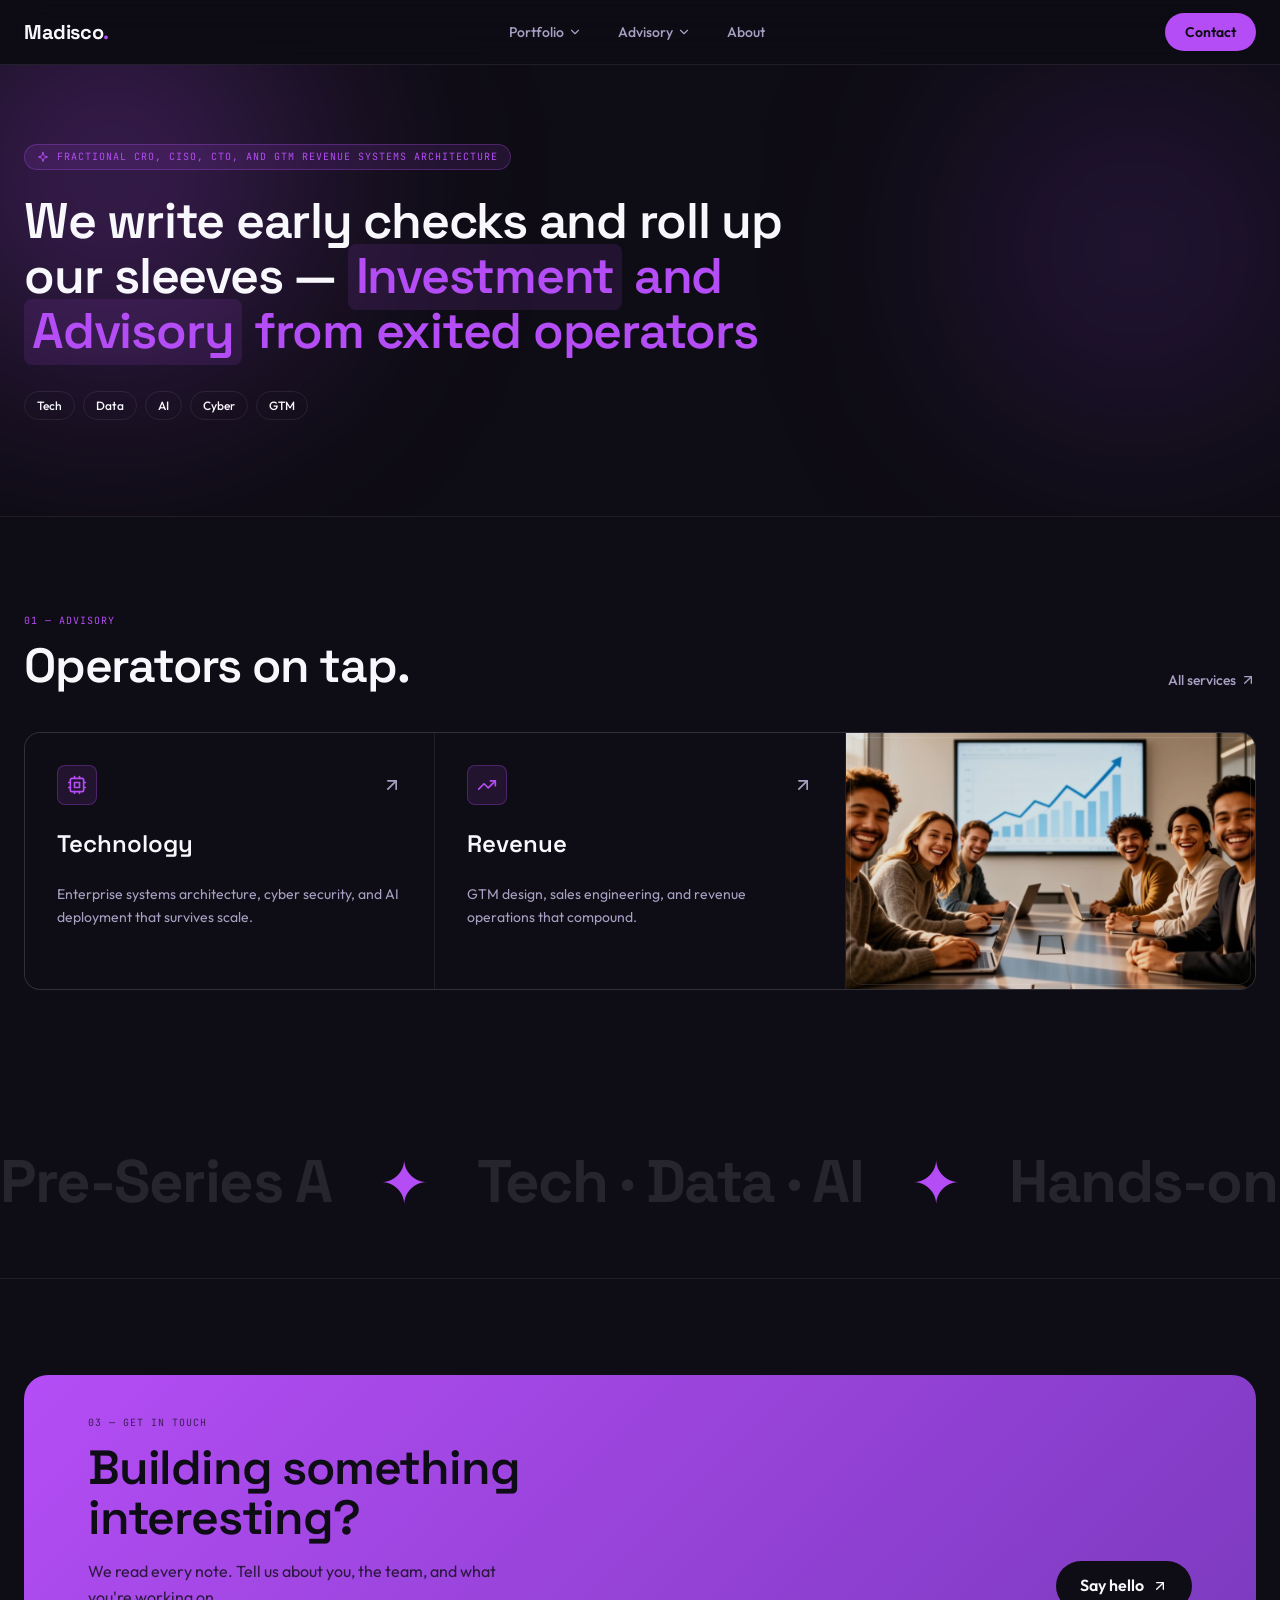
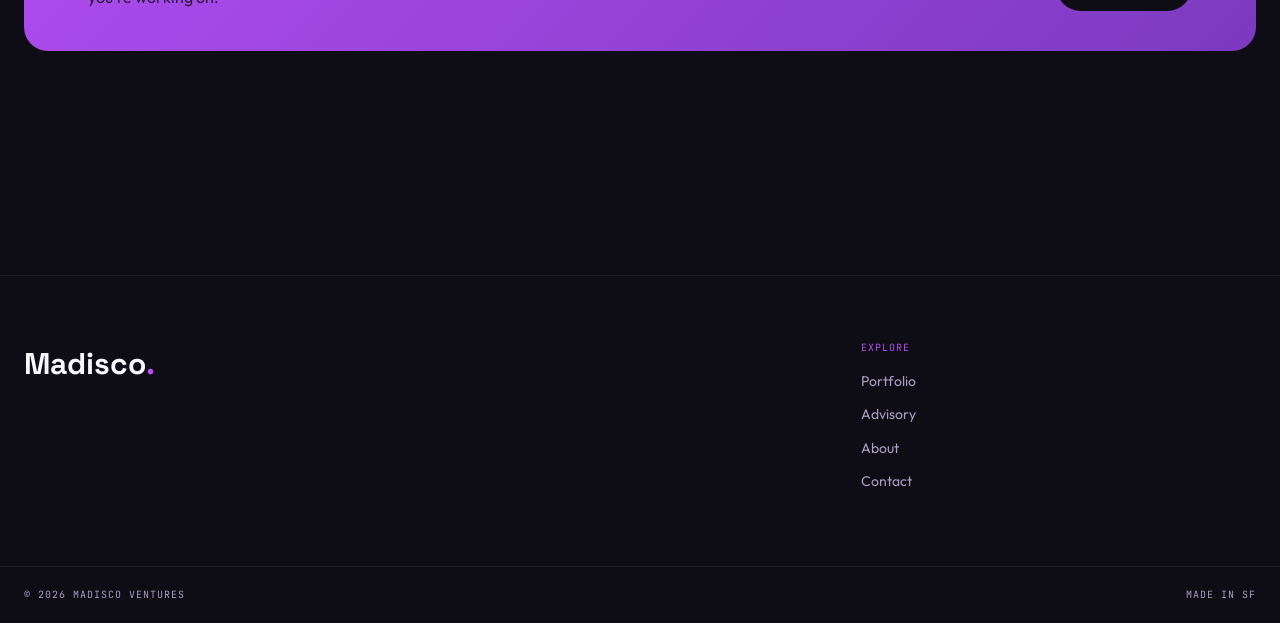
<file: index.html>
<!DOCTYPE html>
<html lang="en">
<head>
  <meta charset="UTF-8" />
  <meta name="viewport" content="width=device-width, initial-scale=1.0" />
  <title>Madisco Ventures — Investing &amp; advisory for pre-Series A founders</title>
  <meta name="description" content="A San Francisco investment and advisory shop. We back pre-Series A founders in tech, data, AI, and food &amp; beverage — and embed senior operators to help them scale." />
  <link rel="stylesheet" href="style.css" />
</head>
<body>

<div id="site-nav-placeholder"></div>

<main>

  <!-- Hero -->
  <section class="hero-section">
    <div class="hero-blob-1 animate-blob"></div>
    <div class="hero-blob-2 animate-blob"></div>
    <div class="hero-inner">
      <div class="hero-badge">
        <svg class="icon" width="12" height="12" viewBox="0 0 24 24" fill="none" stroke="currentColor" stroke-width="2" stroke-linecap="round" stroke-linejoin="round"><path d="m12 3-1.912 5.813a2 2 0 0 1-1.275 1.275L3 12l5.813 1.912a2 2 0 0 1 1.275 1.275L12 21l1.912-5.813a2 2 0 0 1 1.275-1.275L21 12l-5.813-1.912a2 2 0 0 1-1.275-1.275L12 3Z"/></svg>
        FRACTIONAL CRO, CISO, CTO, AND GTM REVENUE SYSTEMS ARCHITECTURE
      </div>
      <h1 class="hero-h1">
        We write early checks and roll up our sleeves —
        <span class="text-pop"> <span class="highlight">Investment</span> and <span class="highlight">Advisory</span> from exited operators</span>
      </h1>
      <div class="hero-tags">
        <span class="tag">Tech</span>
        <span class="tag">Data</span>
        <span class="tag">AI</span>
        <span class="tag">Cyber</span>
        <span class="tag">GTM</span>
      </div>
    </div>
  </section>

  <!-- Advisory -->
  <section class="advisory-section">
    <div class="advisory-header">
      <div>
        <div class="eyebrow">01 — Advisory</div>
        <h2 class="section-title">Operators on tap.</h2>
      </div>
      <a href="advisory/technology.html" class="btn-ghost" style="display:none" id="all-services-link">
        All services
        <svg width="16" height="16" viewBox="0 0 24 24" fill="none" stroke="currentColor" stroke-width="2" stroke-linecap="round" stroke-linejoin="round"><path d="M7 7h10v10"/><path d="M7 17 17 7"/></svg>
      </a>
    </div>

    <div class="advisory-grid">
      <!-- Technology -->
      <a href="advisory/technology.html" class="advisory-card">
        <div class="advisory-card-header">
          <div class="advisory-icon">
            <svg width="20" height="20" viewBox="0 0 24 24" fill="none" stroke="currentColor" stroke-width="2" stroke-linecap="round" stroke-linejoin="round"><rect x="4" y="4" width="16" height="16" rx="2"/><rect x="9" y="9" width="6" height="6"/><path d="M15 2v2M15 20v2M2 15h2M20 15h2M2 9h2M20 9h2M9 2v2M9 20v2"/></svg>
          </div>
          <svg class="advisory-arrow" width="20" height="20" viewBox="0 0 24 24" fill="none" stroke="currentColor" stroke-width="2" stroke-linecap="round" stroke-linejoin="round"><path d="M7 7h10v10"/><path d="M7 17 17 7"/></svg>
        </div>
        <h3 class="advisory-card-title">Technology</h3>
        <p class="text-sm muted" style="line-height:1.65">Enterprise systems architecture, cyber security, and AI deployment that survives scale.</p>
      </a>

      <!-- Revenue -->
      <a href="advisory/revenue.html" class="advisory-card">
        <div class="advisory-card-header">
          <div class="advisory-icon">
            <svg width="20" height="20" viewBox="0 0 24 24" fill="none" stroke="currentColor" stroke-width="2" stroke-linecap="round" stroke-linejoin="round"><polyline points="22 7 13.5 15.5 8.5 10.5 2 17"/><polyline points="16 7 22 7 22 13"/></svg>
          </div>
          <svg class="advisory-arrow" width="20" height="20" viewBox="0 0 24 24" fill="none" stroke="currentColor" stroke-width="2" stroke-linecap="round" stroke-linejoin="round"><path d="M7 7h10v10"/><path d="M7 17 17 7"/></svg>
        </div>
        <h3 class="advisory-card-title">Revenue</h3>
        <p class="text-sm muted" style="line-height:1.65">GTM design, sales engineering, and revenue operations that compound.</p>
      </a>

      <!-- Image cell -->
      <div class="advisory-img-cell">
        <img src="assets/business-growth.jpg" alt="Business growth" loading="lazy" width="1024" height="768" />
      </div>
    </div>
  </section>

  <!-- Marquee -->
  <section class="marquee-section">
    <div class="marquee-track animate-marquee">
      <div class="marquee-inner">
        <span class="marquee-word">Pre-Series A</span>
        <span class="marquee-dot">✦</span>
        <span class="marquee-word">Tech · Data · AI</span>
        <span class="marquee-dot">✦</span>
        <span class="marquee-word">Hands-on operators</span>
        <span class="marquee-dot">✦</span>
      </div>
      <div class="marquee-inner" aria-hidden="true">
        <span class="marquee-word">Pre-Series A</span>
        <span class="marquee-dot">✦</span>
        <span class="marquee-word">Tech · Data · AI</span>
        <span class="marquee-dot">✦</span>
        <span class="marquee-word">Hands-on operators</span>
        <span class="marquee-dot">✦</span>
      </div>
    </div>
  </section>

  <!-- CTA -->
  <section class="cta-section">
    <div class="cta-box">
      <div>
        <div class="eyebrow" style="color:rgba(14,12,20,0.7)">03 — Get in touch</div>
        <h2 class="cta-box-title">Building something interesting?</h2>
        <p class="cta-box-sub">We read every note. Tell us about you, the team, and what you're working on.</p>
      </div>
      <a href="contact.html" class="cta-btn">
        Say hello
        <svg width="16" height="16" viewBox="0 0 24 24" fill="none" stroke="currentColor" stroke-width="2" stroke-linecap="round" stroke-linejoin="round"><path d="M7 7h10v10"/><path d="M7 17 17 7"/></svg>
      </a>
    </div>
  </section>

</main>

<div id="site-footer-placeholder"></div>

<script src="nav.js"></script>
<script>
  // Show desktop "All services" link
  if (window.innerWidth >= 768) {
    document.getElementById('all-services-link').style.display = 'inline-flex';
  }
</script>
</body>
</html>
</file>
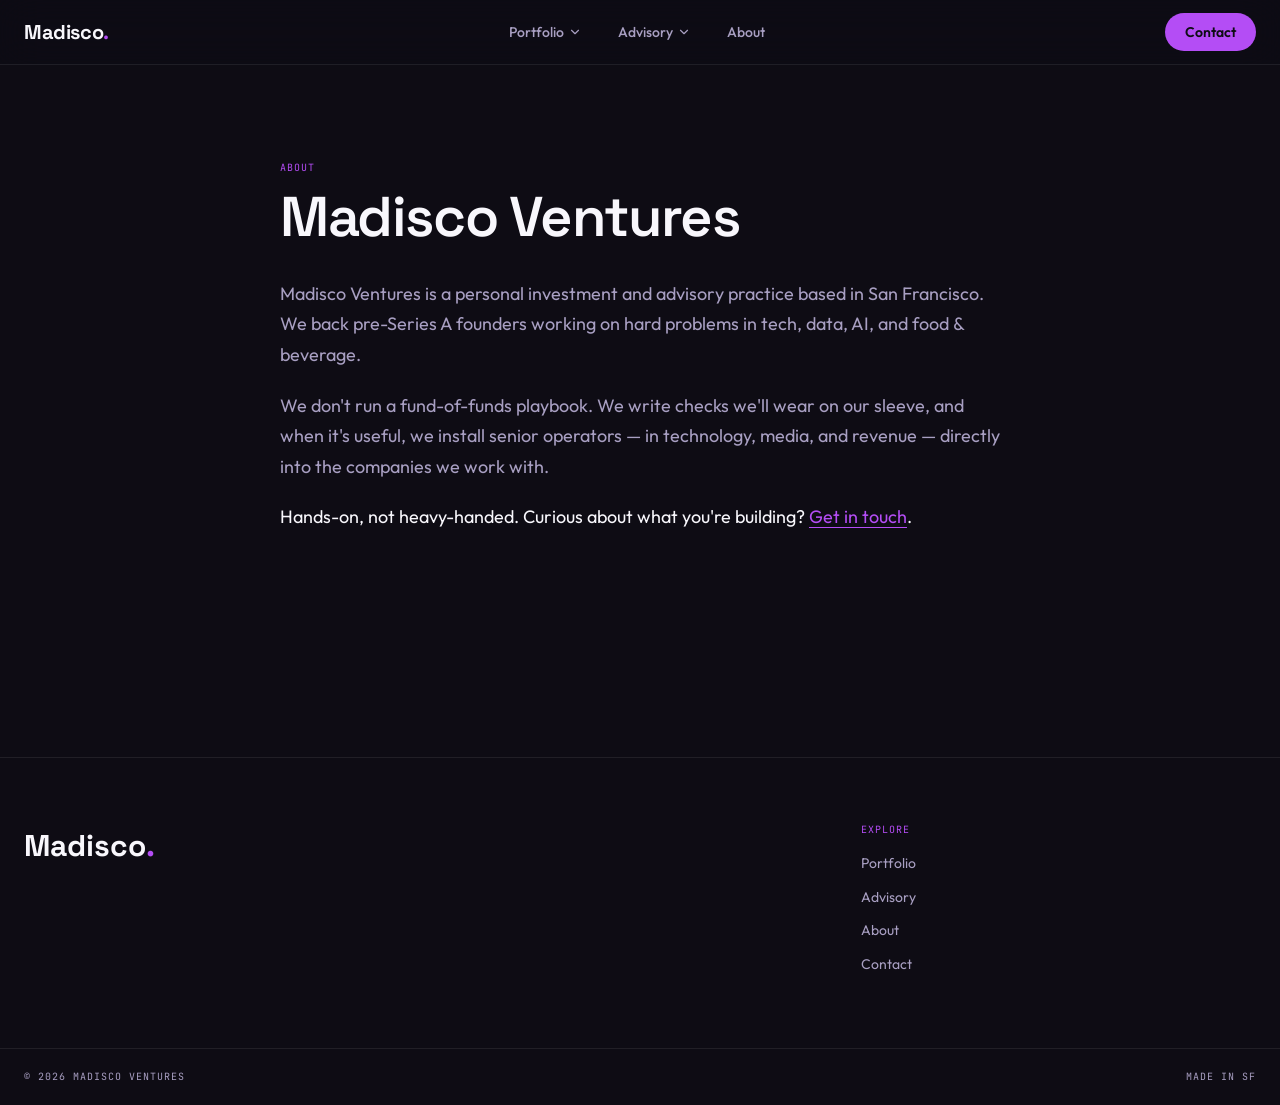
<file: about.html>
<!DOCTYPE html>
<html lang="en">
<head>
  <meta charset="UTF-8" />
  <meta name="viewport" content="width=device-width, initial-scale=1.0" />
  <title>About — Madisco Ventures</title>
  <meta name="description" content="Madisco Ventures is a personal investment and advisory shop in San Francisco." />
  <link rel="stylesheet" href="style.css" />
</head>
<body>

<div id="site-nav-placeholder"></div>

<main>
  <section class="about-section">
    <div class="eyebrow">About</div>
    <h1 class="section-title-xl">Madisco Ventures</h1>
    <div class="about-body">
      <p>
        Madisco Ventures is a personal investment and advisory practice based in San Francisco. We back pre-Series A founders working on hard problems in tech, data, AI, and food &amp; beverage.
      </p>
      <p>
        We don't run a fund-of-funds playbook. We write checks we'll wear on our sleeve, and when it's useful, we install senior operators — in technology, media, and revenue — directly into the companies we work with.
      </p>
      <p class="highlight">
        Hands-on, not heavy-handed. Curious about what you're building?
        <a href="contact.html">Get in touch</a>.
      </p>
    </div>
  </section>
</main>

<div id="site-footer-placeholder"></div>

<script src="nav.js"></script>
</body>
</html>
</file>
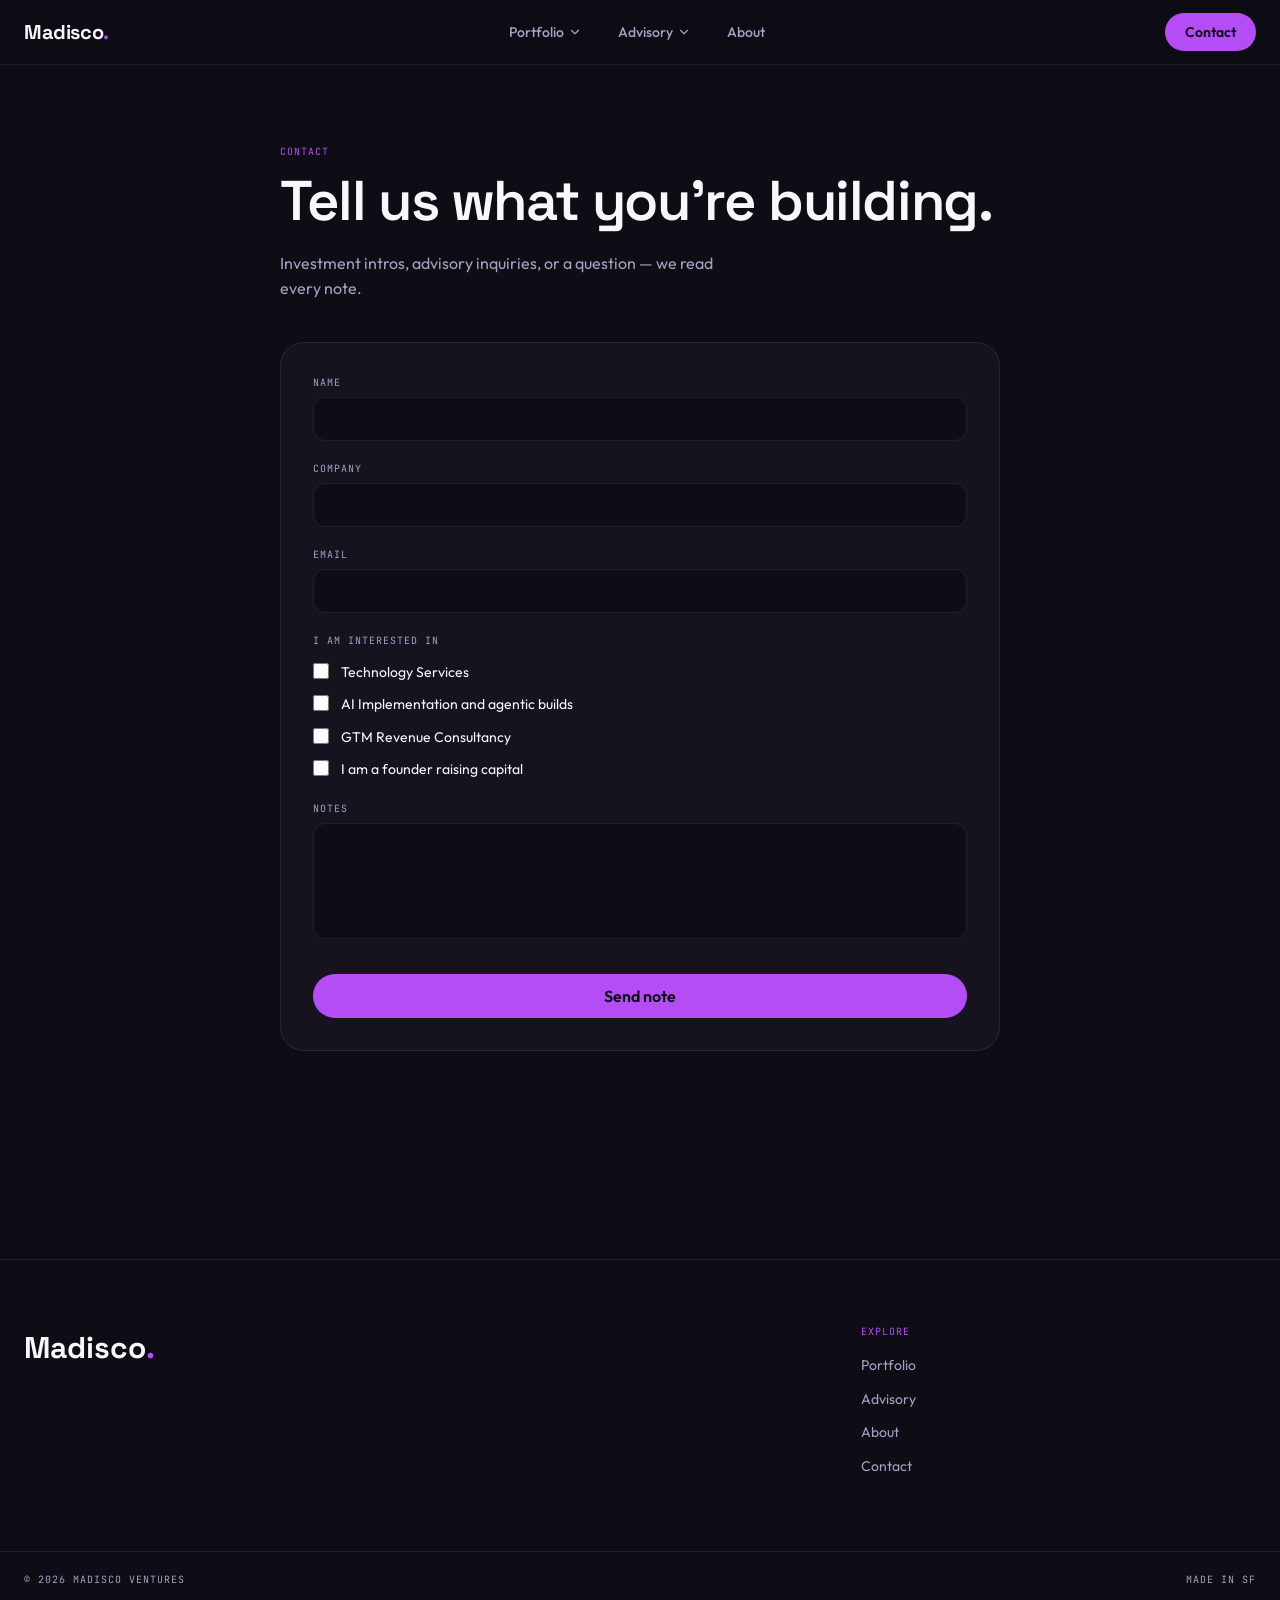
<file: contact.html>
<!DOCTYPE html>
<html lang="en">
<head>
  <meta charset="UTF-8" />
  <meta name="viewport" content="width=device-width, initial-scale=1.0" />
  <title>Contact — Madisco Ventures</title>
  <meta name="description" content="Get in touch with Madisco Ventures about investment or advisory." />
  <link rel="stylesheet" href="style.css" />
</head>
<body>

<div id="site-nav-placeholder"></div>

<main>
  <section class="contact-section">
    <div class="eyebrow">Contact</div>
    <h1 class="section-title-xl">Tell us what you're building.</h1>
    <p class="muted" style="margin-top:1.25rem;max-width:28rem">
      Investment intros, advisory inquiries, or a question — we read every note.
    </p>

    <div class="contact-form">

      <!-- Confirmation state (hidden by default) -->
      <div class="form-sent" id="form-sent" style="display:none">
        <span class="eyebrow">Sent</span>
        <div class="form-sent-title">Thanks — we'll be in touch.</div>
        <div class="form-sent-sub">Your email client should have opened with your message ready to send.</div>
      </div>

      <!-- Form -->
      <form id="contact-form" novalidate>
        <div class="form-field">
          <label class="form-label" for="f-name">Name</label>
          <input class="form-input" type="text" id="f-name" name="name" required autocomplete="name" />
        </div>
        <div class="form-field">
          <label class="form-label" for="f-company">Company</label>
          <input class="form-input" type="text" id="f-company" name="company" autocomplete="organization" />
        </div>
        <div class="form-field">
          <label class="form-label" for="f-email">Email</label>
          <input class="form-input" type="email" id="f-email" name="email" required autocomplete="email" />
        </div>

        <span class="interests-label">I am interested in</span>
        <div class="interests-list">
          <label class="interest-item">
            <input type="checkbox" name="interest" value="Technology Services" />
            <span>Technology Services</span>
          </label>
          <label class="interest-item">
            <input type="checkbox" name="interest" value="AI Implementation and agentic builds" />
            <span>AI Implementation and agentic builds</span>
          </label>
          <label class="interest-item">
            <input type="checkbox" name="interest" value="GTM Revenue Consultancy" />
            <span>GTM Revenue Consultancy</span>
          </label>
          <label class="interest-item">
            <input type="checkbox" name="interest" value="I am a founder raising capital" />
            <span>I am a founder raising capital</span>
          </label>
        </div>

        <div class="form-field">
          <label class="form-label" for="f-notes">Notes</label>
          <textarea class="form-textarea" id="f-notes" name="notes" rows="5" required></textarea>
        </div>

        <button type="submit" class="form-submit">Send note</button>
      </form>
    </div>
  </section>
</main>

<div id="site-footer-placeholder"></div>

<script src="nav.js"></script>
<script>
  // Obfuscated — assembled at runtime so crawlers can't pattern-match it
  function _to() {
    return atob('aW5mbw==') + '@' + atob('bWFkaXNjby52Yw==');
  }

  // Maps checkbox values to short subject tokens
  const SUBJECT_LABELS = {
    'Technology Services':                '[Technology]',
    'AI Implementation and agentic builds': '[AI]',
    'GTM Revenue Consultancy':            '[GTM]',
    'I am a founder raising capital':     '[Investment]',
  };

  document.getElementById('contact-form').addEventListener('submit', function (e) {
    e.preventDefault();
    const name    = document.getElementById('f-name').value.trim();
    const company = document.getElementById('f-company').value.trim();
    const email   = document.getElementById('f-email').value.trim();
    const notes   = document.getElementById('f-notes').value.trim();
    const checked = Array.from(document.querySelectorAll('input[name="interest"]:checked')).map(el => el.value);

    // Build subject: tags first, then sender
    const tags    = checked.map(v => SUBJECT_LABELS[v] || v).join(' ');
    const sender  = name + (company ? ' (' + company + ')' : '');
    const subject = (tags ? tags + ' ' : '') + 'Inquiry from ' + sender;

    const lines = [
      'Name: '    + name,
      'Company: ' + company,
      'Email: '   + email,
      '',
      'I am interested in:',
      ...(checked.length ? checked.map(i => '- ' + i) : ['- (none selected)']),
      '',
      'Notes:',
      notes,
    ];

    window.location.href = 'mailto:' + _to()
      + '?subject=' + encodeURIComponent(subject)
      + '&body='    + encodeURIComponent(lines.join('\n'));

    document.getElementById('contact-form').style.display = 'none';
    document.getElementById('form-sent').style.display = 'block';
  });
</script>
</body>
</html>
</file>
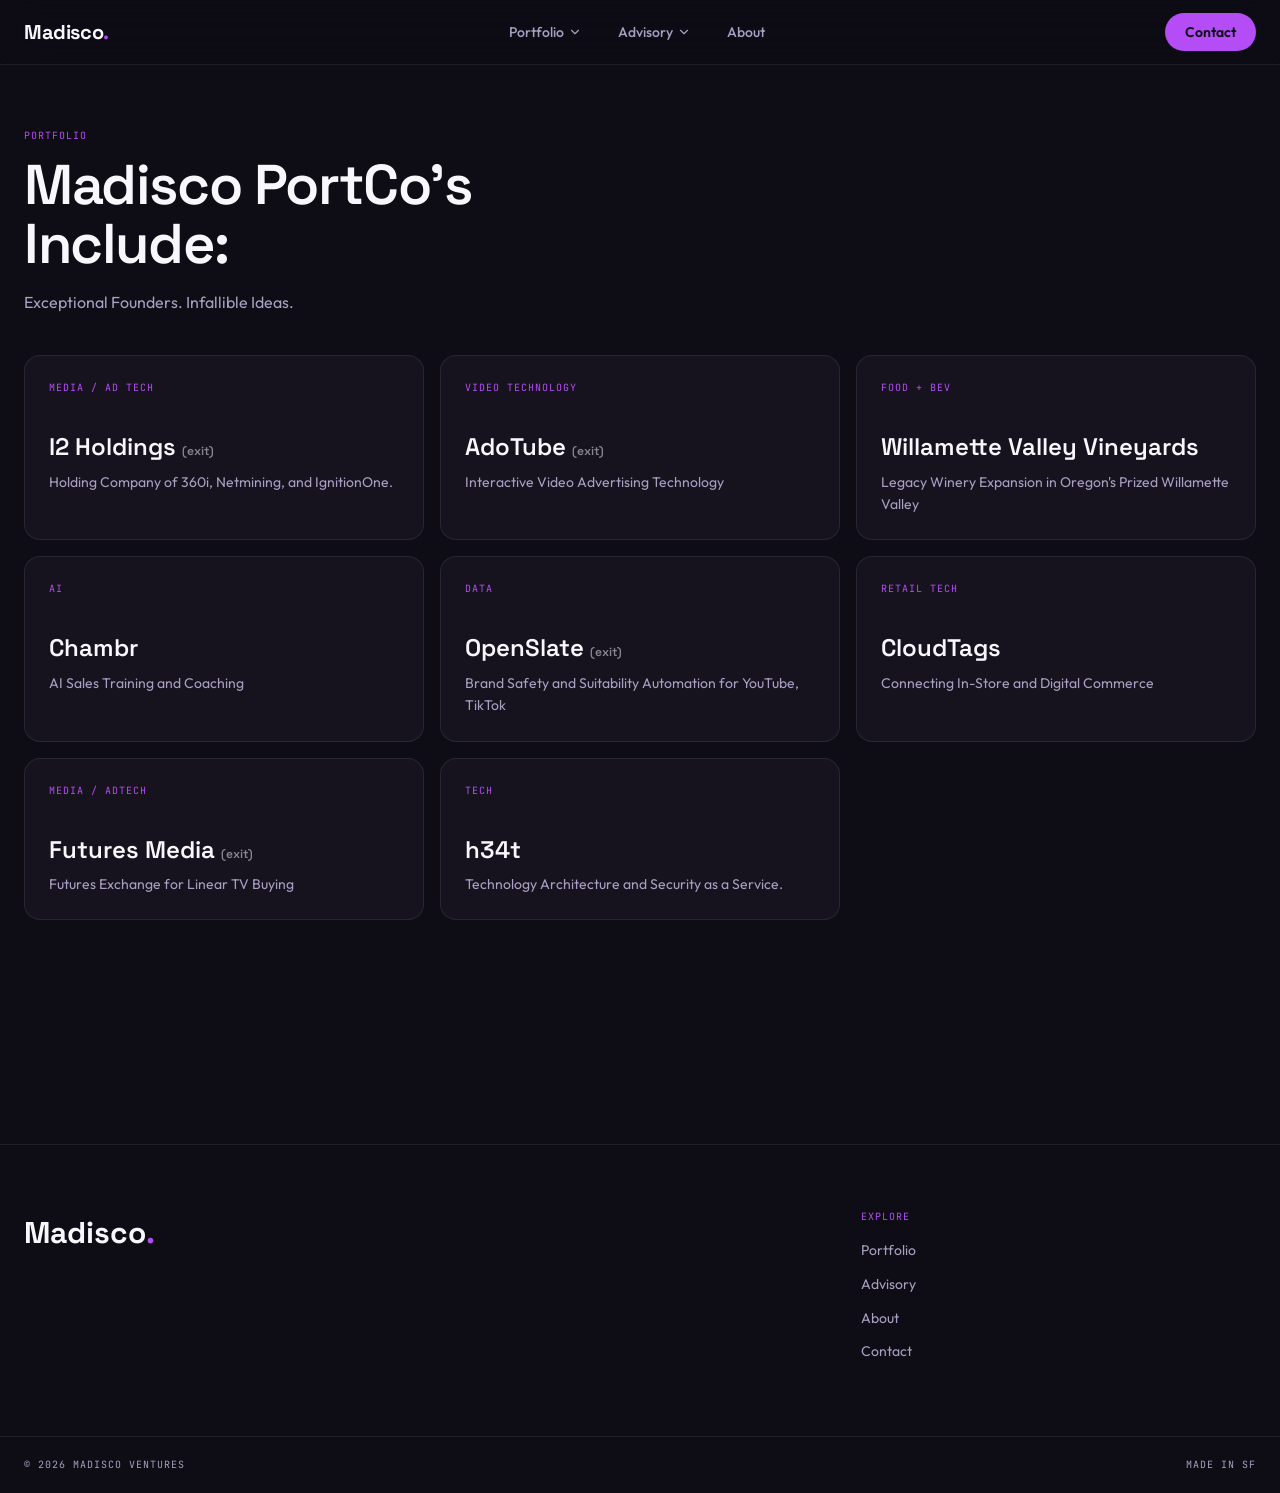
<file: portfolio.html>
<!DOCTYPE html>
<html lang="en">
<head>
  <meta charset="UTF-8" />
  <meta name="viewport" content="width=device-width, initial-scale=1.0" />
  <title>Portfolio — Madisco Ventures</title>
  <meta name="description" content="Pre-Series A companies Madisco Ventures backs across tech, data, AI, and food + bev." />
  <link rel="stylesheet" href="style.css" />
</head>
<body>

<div id="site-nav-placeholder"></div>

<main>
  <div class="page-header">
    <div class="eyebrow">Portfolio</div>
    <h1 class="section-title-xl" style="max-width:40rem">Madisco PortCo's Include:</h1>
    <p class="muted" style="margin-top:1rem;max-width:36rem">Exceptional Founders. Infallible Ideas.</p>
  </div>

  <div class="portfolio-grid">

    <div class="portfolio-card" id="tech">
      <div class="portfolio-sector">Media / Ad Tech</div>
      <div class="portfolio-name">I2 Holdings <span style="font-size:0.75rem;opacity:0.5">(exit)</span></div>
      <div class="portfolio-note">Holding Company of 360i, Netmining, and IgnitionOne.</div>
    </div>

    <div class="portfolio-card">
      <div class="portfolio-sector">Video Technology</div>
      <div class="portfolio-name">AdoTube <span style="font-size:0.75rem;opacity:0.5">(exit)</span></div>
      <div class="portfolio-note">Interactive Video Advertising Technology</div>
    </div>

    <div class="portfolio-card" id="foodbev">
      <div class="portfolio-sector">Food + Bev</div>
      <div class="portfolio-name">Willamette Valley Vineyards</div>
      <div class="portfolio-note">Legacy Winery Expansion in Oregon's Prized Willamette Valley</div>
    </div>

    <div class="portfolio-card">
      <div class="portfolio-sector">AI</div>
      <div class="portfolio-name">Chambr</div>
      <div class="portfolio-note">AI Sales Training and Coaching</div>
    </div>

    <div class="portfolio-card">
      <div class="portfolio-sector">Data</div>
      <div class="portfolio-name">OpenSlate <span style="font-size:0.75rem;opacity:0.5">(exit)</span></div>
      <div class="portfolio-note">Brand Safety and Suitability Automation for YouTube, TikTok</div>
    </div>

    <div class="portfolio-card">
      <div class="portfolio-sector">Retail Tech</div>
      <div class="portfolio-name">CloudTags</div>
      <div class="portfolio-note">Connecting In-Store and Digital Commerce</div>
    </div>

    <div class="portfolio-card">
      <div class="portfolio-sector">Media / Adtech</div>
      <div class="portfolio-name">Futures Media <span style="font-size:0.75rem;opacity:0.5">(exit)</span></div>
      <div class="portfolio-note">Futures Exchange for Linear TV Buying</div>
    </div>

    <div class="portfolio-card">
      <div class="portfolio-sector">Tech</div>
      <div class="portfolio-name">h34t</div>
      <div class="portfolio-note">Technology Architecture and Security as a Service.</div>
    </div>

  </div>
</main>

<div id="site-footer-placeholder"></div>

<script src="nav.js"></script>
</body>
</html>
</file>
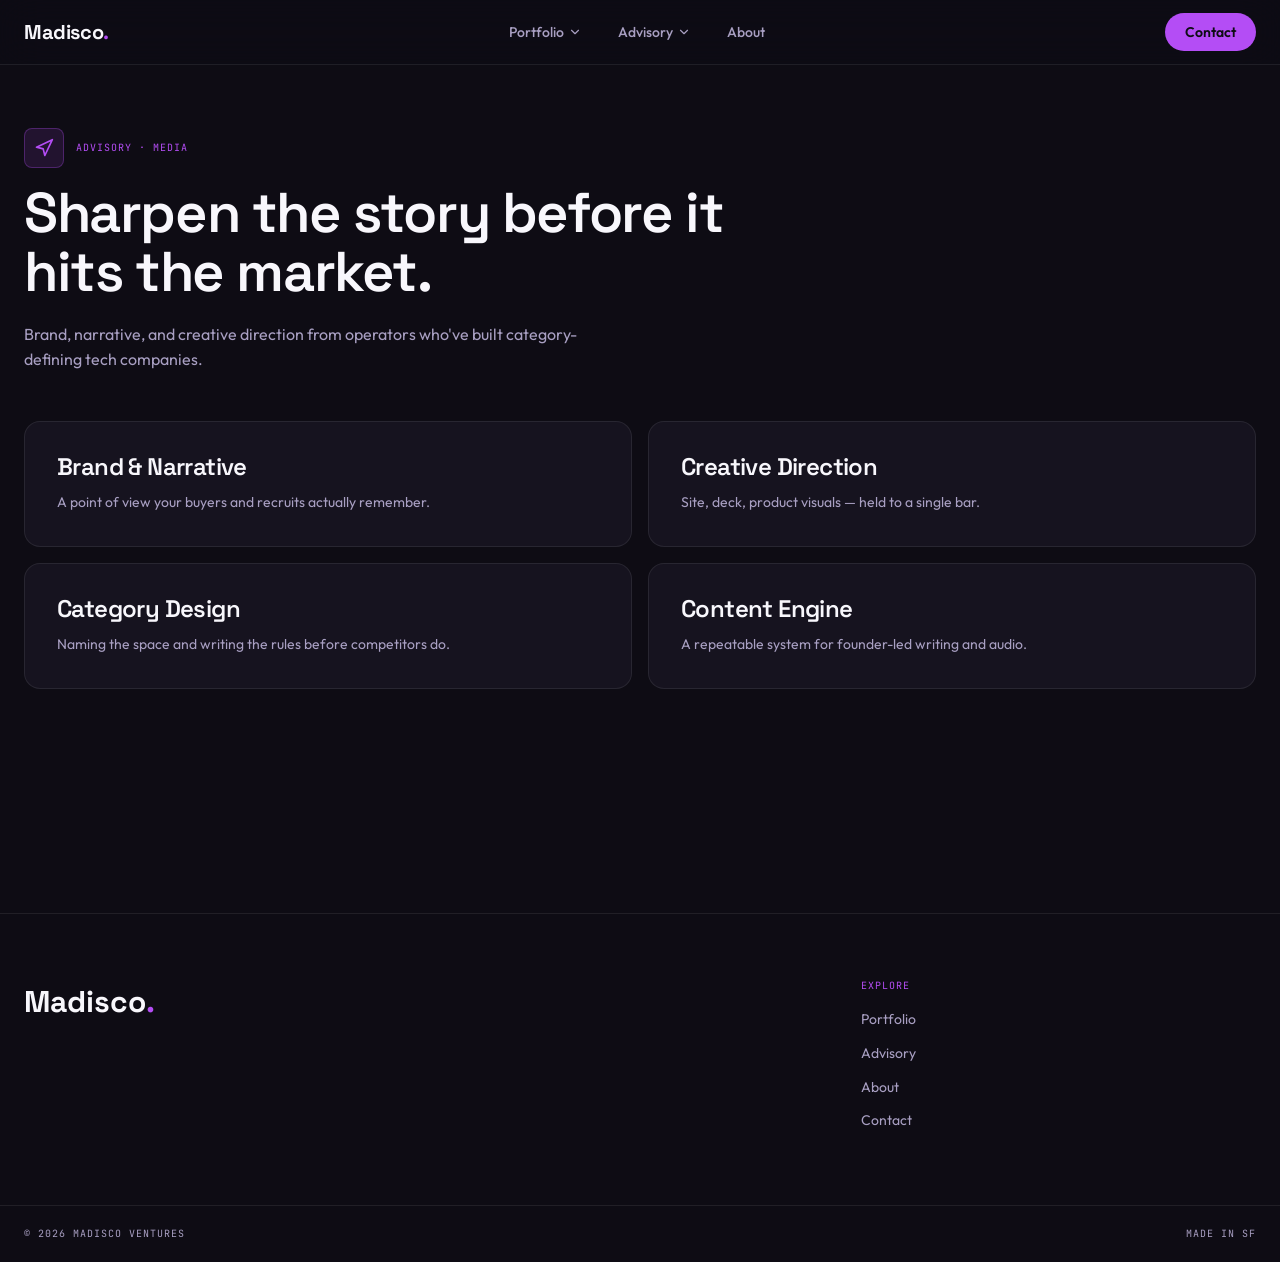
<file: advisory/media.html>
<!DOCTYPE html>
<html lang="en">
<head>
  <meta charset="UTF-8" />
  <meta name="viewport" content="width=device-width, initial-scale=1.0" />
  <title>Media Advisory — Madisco Ventures</title>
  <meta name="description" content="Narrative, brand, and creative direction for technical companies entering loud markets." />
  <link rel="stylesheet" href="../style.css" />
</head>
<body>

<div id="site-nav-placeholder"></div>

<main>
  <div class="advisory-page-header">
    <div class="advisory-page-icon-row">
      <div class="advisory-icon">
        <svg width="20" height="20" viewBox="0 0 24 24" fill="none" stroke="currentColor" stroke-width="2" stroke-linecap="round" stroke-linejoin="round"><path d="M3 11l19-9-9 19-2-8-8-2z"/></svg>
      </div>
      <div class="eyebrow" style="margin-bottom:0">Advisory · Media</div>
    </div>
    <h1 class="section-title-xl" style="max-width:48rem">Sharpen the story before it hits the market.</h1>
    <p class="muted" style="margin-top:1.25rem;max-width:36rem">
      Brand, narrative, and creative direction from operators who've built category-defining tech companies.
    </p>
  </div>

  <div class="advisory-offerings">
    <div class="card">
      <h3 class="section-title" style="font-size:1.5rem;margin-bottom:0.75rem">Brand &amp; Narrative</h3>
      <p class="text-sm muted" style="line-height:1.65">A point of view your buyers and recruits actually remember.</p>
    </div>
    <div class="card">
      <h3 class="section-title" style="font-size:1.5rem;margin-bottom:0.75rem">Creative Direction</h3>
      <p class="text-sm muted" style="line-height:1.65">Site, deck, product visuals — held to a single bar.</p>
    </div>
    <div class="card">
      <h3 class="section-title" style="font-size:1.5rem;margin-bottom:0.75rem">Category Design</h3>
      <p class="text-sm muted" style="line-height:1.65">Naming the space and writing the rules before competitors do.</p>
    </div>
    <div class="card">
      <h3 class="section-title" style="font-size:1.5rem;margin-bottom:0.75rem">Content Engine</h3>
      <p class="text-sm muted" style="line-height:1.65">A repeatable system for founder-led writing and audio.</p>
    </div>
  </div>
</main>

<div id="site-footer-placeholder"></div>

<script src="../nav.js"></script>
</body>
</html>
</file>
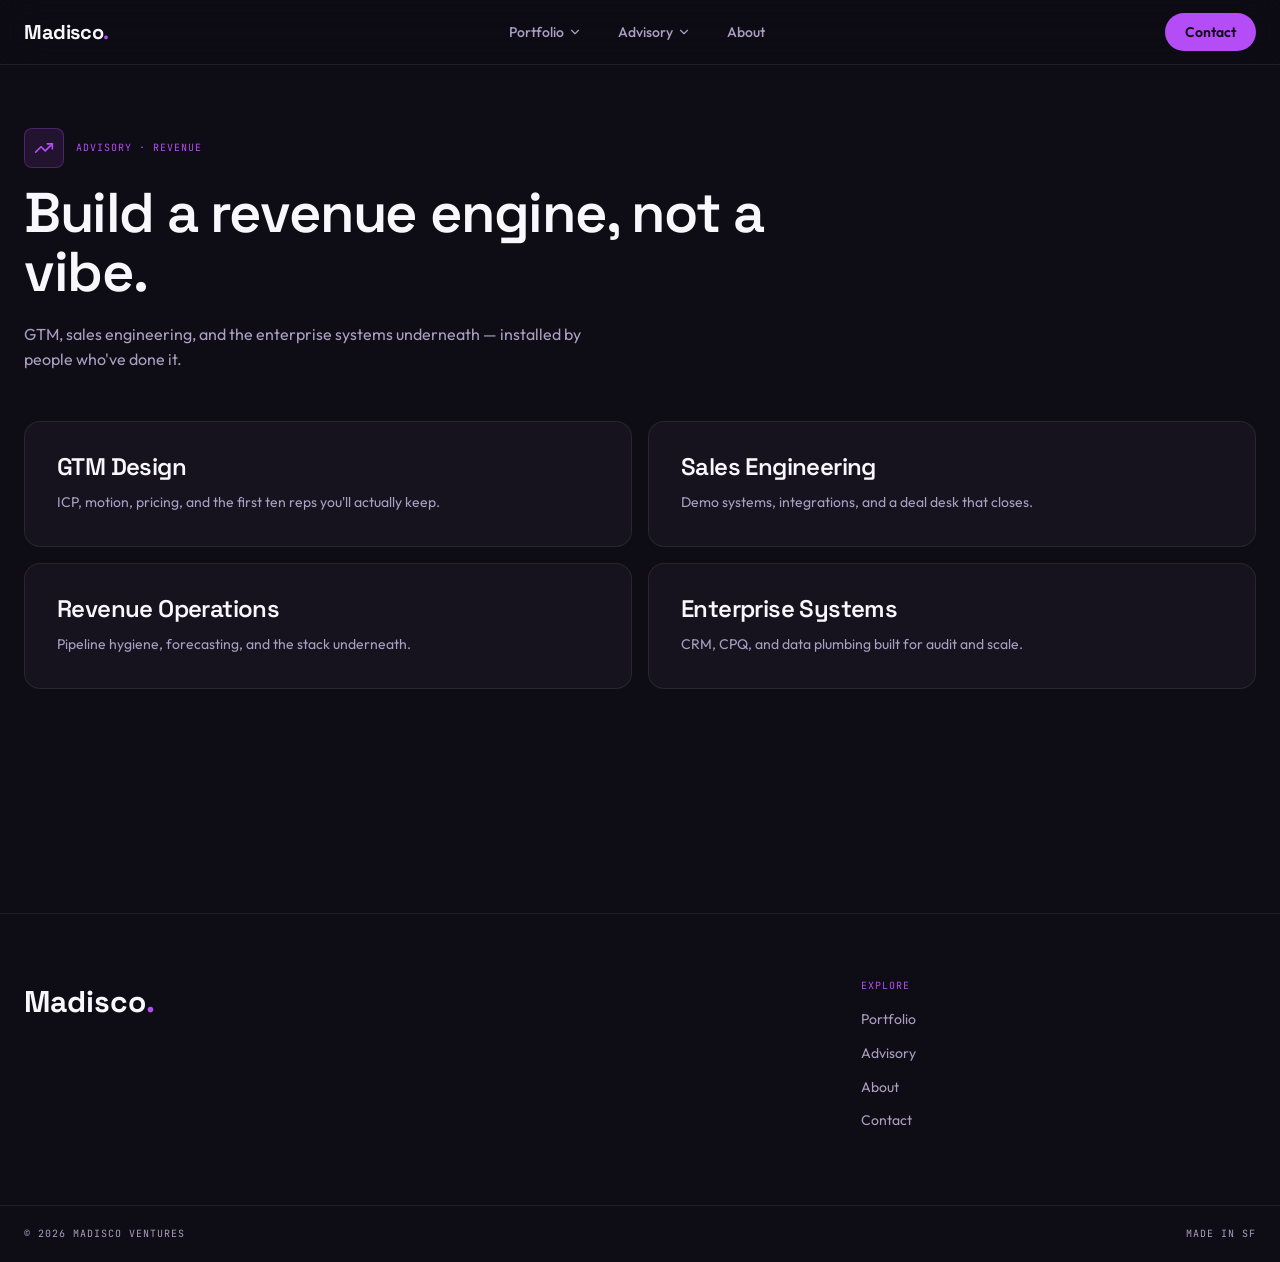
<file: advisory/revenue.html>
<!DOCTYPE html>
<html lang="en">
<head>
  <meta charset="UTF-8" />
  <meta name="viewport" content="width=device-width, initial-scale=1.0" />
  <title>Revenue Advisory — Madisco Ventures</title>
  <meta name="description" content="GTM design, sales engineering, and revenue operations for pre-Series A companies." />
  <link rel="stylesheet" href="../style.css" />
</head>
<body>

<div id="site-nav-placeholder"></div>

<main>
  <div class="advisory-page-header">
    <div class="advisory-page-icon-row">
      <div class="advisory-icon">
        <svg width="20" height="20" viewBox="0 0 24 24" fill="none" stroke="currentColor" stroke-width="2" stroke-linecap="round" stroke-linejoin="round"><polyline points="22 7 13.5 15.5 8.5 10.5 2 17"/><polyline points="16 7 22 7 22 13"/></svg>
      </div>
      <div class="eyebrow" style="margin-bottom:0">Advisory · Revenue</div>
    </div>
    <h1 class="section-title-xl" style="max-width:48rem">Build a revenue engine, not a vibe.</h1>
    <p class="muted" style="margin-top:1.25rem;max-width:36rem">
      GTM, sales engineering, and the enterprise systems underneath — installed by people who've done it.
    </p>
  </div>

  <div class="advisory-offerings">
    <div class="card">
      <h3 class="section-title" style="font-size:1.5rem;margin-bottom:0.75rem">GTM Design</h3>
      <p class="text-sm muted" style="line-height:1.65">ICP, motion, pricing, and the first ten reps you'll actually keep.</p>
    </div>
    <div class="card">
      <h3 class="section-title" style="font-size:1.5rem;margin-bottom:0.75rem">Sales Engineering</h3>
      <p class="text-sm muted" style="line-height:1.65">Demo systems, integrations, and a deal desk that closes.</p>
    </div>
    <div class="card">
      <h3 class="section-title" style="font-size:1.5rem;margin-bottom:0.75rem">Revenue Operations</h3>
      <p class="text-sm muted" style="line-height:1.65">Pipeline hygiene, forecasting, and the stack underneath.</p>
    </div>
    <div class="card">
      <h3 class="section-title" style="font-size:1.5rem;margin-bottom:0.75rem">Enterprise Systems</h3>
      <p class="text-sm muted" style="line-height:1.65">CRM, CPQ, and data plumbing built for audit and scale.</p>
    </div>
  </div>
</main>

<div id="site-footer-placeholder"></div>

<script src="../nav.js"></script>
</body>
</html>
</file>
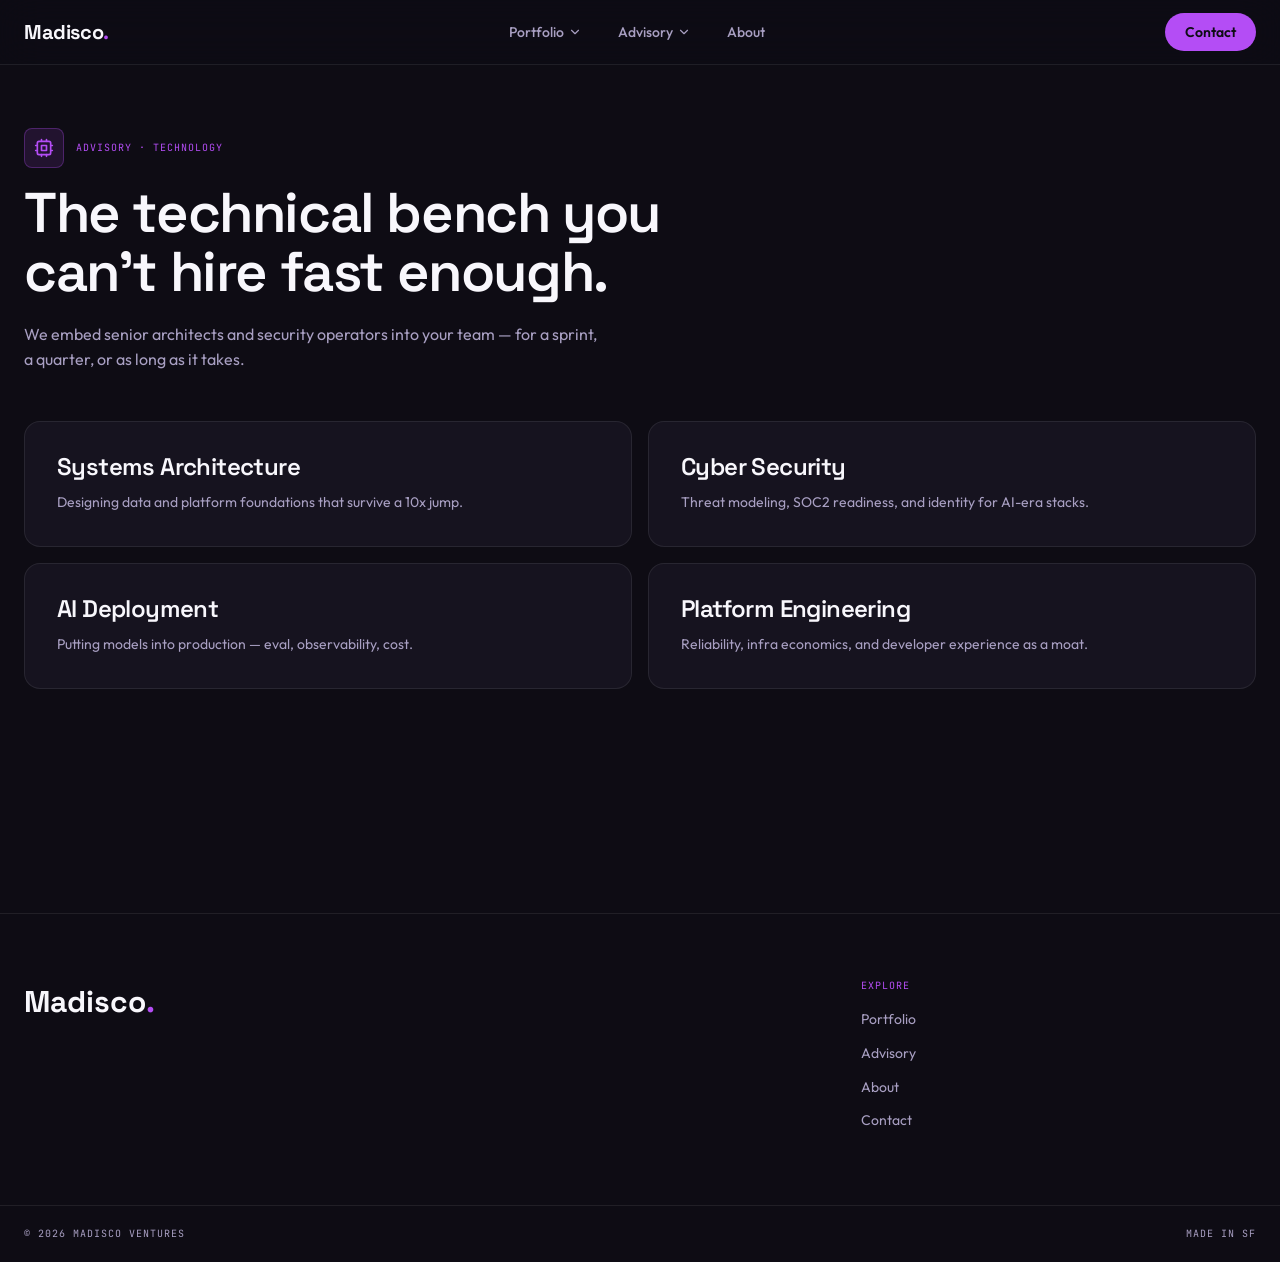
<file: advisory/technology.html>
<!DOCTYPE html>
<html lang="en">
<head>
  <meta charset="UTF-8" />
  <meta name="viewport" content="width=device-width, initial-scale=1.0" />
  <title>Technology Advisory — Madisco Ventures</title>
  <meta name="description" content="Senior advisory in enterprise systems architecture, cyber security, and AI deployment." />
  <link rel="stylesheet" href="../style.css" />
</head>
<body>

<div id="site-nav-placeholder"></div>

<main>
  <div class="advisory-page-header">
    <div class="advisory-page-icon-row">
      <div class="advisory-icon">
        <svg width="20" height="20" viewBox="0 0 24 24" fill="none" stroke="currentColor" stroke-width="2" stroke-linecap="round" stroke-linejoin="round"><rect x="4" y="4" width="16" height="16" rx="2"/><rect x="9" y="9" width="6" height="6"/><path d="M15 2v2M15 20v2M2 15h2M20 15h2M2 9h2M20 9h2M9 2v2M9 20v2"/></svg>
      </div>
      <div class="eyebrow" style="margin-bottom:0">Advisory · Technology</div>
    </div>
    <h1 class="section-title-xl" style="max-width:48rem">The technical bench you can't hire fast enough.</h1>
    <p class="muted" style="margin-top:1.25rem;max-width:36rem">
      We embed senior architects and security operators into your team — for a sprint, a quarter, or as long as it takes.
    </p>
  </div>

  <div class="advisory-offerings">
    <div class="card">
      <h3 class="section-title" style="font-size:1.5rem;margin-bottom:0.75rem">Systems Architecture</h3>
      <p class="text-sm muted" style="line-height:1.65">Designing data and platform foundations that survive a 10x jump.</p>
    </div>
    <div class="card">
      <h3 class="section-title" style="font-size:1.5rem;margin-bottom:0.75rem">Cyber Security</h3>
      <p class="text-sm muted" style="line-height:1.65">Threat modeling, SOC2 readiness, and identity for AI-era stacks.</p>
    </div>
    <div class="card">
      <h3 class="section-title" style="font-size:1.5rem;margin-bottom:0.75rem">AI Deployment</h3>
      <p class="text-sm muted" style="line-height:1.65">Putting models into production — eval, observability, cost.</p>
    </div>
    <div class="card">
      <h3 class="section-title" style="font-size:1.5rem;margin-bottom:0.75rem">Platform Engineering</h3>
      <p class="text-sm muted" style="line-height:1.65">Reliability, infra economics, and developer experience as a moat.</p>
    </div>
  </div>
</main>

<div id="site-footer-placeholder"></div>

<script src="../nav.js"></script>
</body>
</html>
</file>
<file: style.css>
/* =============================================
   MADISCO VENTURES — Shared Stylesheet
   ============================================= */

@import url('https://fonts.googleapis.com/css2?family=Space+Grotesk:wght@400;500;600;700&family=Outfit:wght@400;500;600&family=JetBrains+Mono:wght@400;500&display=swap');

/* --- Design Tokens --- */
:root {
  --radius: 0.625rem;
  --background: #0e0c14;
  --foreground: #f8f7fc;
  --surface: #16131f;
  --border: rgba(255,255,255,0.08);
  --muted-foreground: #a89fc2;
  --pop: #b44df5;
  --pop-soft: #7c3abf;
  --pop-bg: rgba(180, 77, 245, 0.12);
  --pop-ring: rgba(180, 77, 245, 0.3);
  --primary-foreground: #0e0c14;
  --font-display: 'Space Grotesk', sans-serif;
  --font-sans: 'Outfit', sans-serif;
  --font-mono: 'JetBrains Mono', monospace;
}

/* --- Reset & Base --- */
*, *::before, *::after { box-sizing: border-box; margin: 0; padding: 0; border-color: var(--border); }

html { scroll-behavior: smooth; }

body {
  background-color: var(--background);
  color: var(--foreground);
  font-family: var(--font-sans);
  font-size: 16px;
  line-height: 1.6;
  -webkit-font-smoothing: antialiased;
  min-height: 100vh;
  display: flex;
  flex-direction: column;
}

::selection { background: var(--pop); color: var(--background); }

a { color: inherit; text-decoration: none; }
img { max-width: 100%; display: block; }
button { cursor: pointer; font-family: inherit; }

/* --- Typography helpers --- */
.font-display { font-family: var(--font-display); }
.font-mono    { font-family: var(--font-mono); }

/* --- Layout --- */
.max-w-7xl { max-width: 80rem; margin-left: auto; margin-right: auto; }
.max-w-3xl  { max-width: 48rem; margin-left: auto; margin-right: auto; }
.px-6       { padding-left: 1.5rem; padding-right: 1.5rem; }

/* --- NAV --- */
nav.site-nav {
  position: fixed;
  top: 0; left: 0; right: 0;
  z-index: 50;
  background: rgba(14,12,20,0.7);
  backdrop-filter: blur(20px);
  -webkit-backdrop-filter: blur(20px);
  border-bottom: 1px solid var(--border);
}
.nav-inner {
  max-width: 80rem;
  margin: 0 auto;
  padding: 0 1.5rem;
  height: 4rem;
  display: flex;
  align-items: center;
  justify-content: space-between;
}
.nav-logo {
  font-family: var(--font-display);
  font-weight: 700;
  font-size: 1.25rem;
  letter-spacing: -0.02em;
}
.nav-logo span { color: var(--pop); }

.nav-links { display: flex; align-items: center; gap: 0.25rem; }

/* Dropdown */
.nav-dropdown { position: relative; }
.nav-dropdown-btn {
  display: flex; align-items: center; gap: 0.25rem;
  padding: 0.5rem 1rem;
  font-size: 0.875rem;
  font-weight: 500;
  color: var(--muted-foreground);
  background: none;
  border: none;
  border-radius: 0.5rem;
  transition: color 0.15s;
}
.nav-dropdown-btn:hover { color: var(--foreground); }
.nav-dropdown-btn svg { width: 14px; height: 14px; transition: transform 0.2s; }
.nav-dropdown:hover .nav-dropdown-btn svg { transform: rotate(180deg); }

.nav-dropdown-menu {
  display: none;
  position: absolute;
  top: 100%; left: 0;
  padding-top: 0.5rem;
  width: 18rem;
  z-index: 100;
}
.nav-dropdown:hover .nav-dropdown-menu { display: block; }
.nav-dropdown-inner {
  background: var(--surface);
  border: 1px solid var(--border);
  border-radius: 0.75rem;
  padding: 0.5rem;
  box-shadow: 0 25px 50px rgba(180,77,245,0.1);
}
.nav-dropdown-item {
  display: block;
  padding: 0.625rem 0.75rem;
  border-radius: 0.5rem;
  transition: background 0.15s;
}
.nav-dropdown-item:hover { background: var(--pop-bg); }
.nav-dropdown-item:hover .dd-label { color: var(--pop); }
.dd-label { font-size: 0.875rem; font-weight: 600; transition: color 0.15s; }
.dd-desc  { font-size: 0.75rem; color: var(--muted-foreground); margin-top: 0.125rem; }

.nav-link {
  padding: 0.5rem 1rem;
  font-size: 0.875rem;
  font-weight: 500;
  color: var(--muted-foreground);
  border-radius: 0.5rem;
  transition: color 0.15s;
}
.nav-link:hover, .nav-link.active { color: var(--foreground); }

.nav-cta {
  display: inline-block;
  background: var(--pop);
  color: var(--primary-foreground) !important;
  padding: 0.5rem 1.25rem;
  border-radius: 9999px;
  font-size: 0.875rem;
  font-weight: 600;
  transition: transform 0.15s;
}
.nav-cta:hover { transform: scale(1.03); }

/* Mobile nav toggle */
.nav-mobile-toggle {
  display: none;
  background: none;
  border: none;
  color: var(--foreground);
  padding: 0.5rem;
}
.mobile-nav {
  display: none;
  flex-direction: column;
  background: var(--surface);
  border-top: 1px solid var(--border);
  padding: 1rem 1.5rem;
  gap: 0.25rem;
}
.mobile-nav.open { display: flex; }
.mobile-nav a, .mobile-nav button {
  padding: 0.625rem 0;
  font-size: 0.9375rem;
  font-weight: 500;
  color: var(--muted-foreground);
  border: none;
  background: none;
  text-align: left;
  width: 100%;
  border-bottom: 1px solid var(--border);
}
.mobile-nav a:hover { color: var(--pop); }
.mobile-sub { padding-left: 1rem; }
.mobile-sub a { font-size: 0.875rem; }

@media (max-width: 767px) {
  .nav-links { display: none; }
  .nav-mobile-toggle { display: block; }
}

/* --- MAIN & FOOTER wrapper --- */
main { padding-top: 4rem; flex: 1; }

footer.site-footer { border-top: 1px solid var(--border); margin-top: 8rem; }
.footer-inner {
  max-width: 80rem; margin: 0 auto;
  padding: 4rem 1.5rem;
  display: grid;
  grid-template-columns: 2fr 1fr;
  gap: 3rem;
}
.footer-logo { font-family: var(--font-display); font-weight: 700; font-size: 1.875rem; }
.footer-logo span { color: var(--pop); }
.footer-explore-label { font-family: var(--font-mono); font-size: 0.625rem; text-transform: uppercase; letter-spacing: 0.1em; color: var(--pop); margin-bottom: 0.75rem; }
.footer-links { list-style: none; }
.footer-links li { margin-bottom: 0.5rem; }
.footer-links a { font-size: 0.875rem; color: var(--muted-foreground); transition: color 0.15s; }
.footer-links a:hover { color: var(--pop); }
.footer-bottom {
  border-top: 1px solid var(--border);
}
.footer-bottom-inner {
  max-width: 80rem; margin: 0 auto;
  padding: 1.25rem 1.5rem;
  display: flex; justify-content: space-between;
  font-family: var(--font-mono);
  font-size: 0.625rem;
  text-transform: uppercase; letter-spacing: 0.1em;
  color: var(--muted-foreground);
}
@media (max-width: 767px) {
  .footer-inner { grid-template-columns: 1fr; gap: 2rem; }
}

/* --- UTILITY CLASSES --- */
.eyebrow {
  font-family: var(--font-mono);
  font-size: 0.625rem;
  text-transform: uppercase;
  letter-spacing: 0.1em;
  color: var(--pop);
  margin-bottom: 0.75rem;
}
.section-title {
  font-family: var(--font-display);
  font-size: clamp(2rem, 5vw, 3rem);
  font-weight: 600;
  letter-spacing: -0.025em;
  line-height: 1.05;
}
.section-title-xl {
  font-family: var(--font-display);
  font-size: clamp(2rem, 5vw, 3.5rem);
  font-weight: 600;
  letter-spacing: -0.025em;
  line-height: 1.05;
}
.muted { color: var(--muted-foreground); }
.text-pop { color: var(--pop); }
.text-sm { font-size: 0.875rem; }
.text-lg { font-size: 1.125rem; }

.btn-primary {
  display: inline-flex; align-items: center; gap: 0.5rem;
  background: var(--pop);
  color: var(--primary-foreground);
  padding: 0.75rem 1.5rem;
  border-radius: 9999px;
  font-weight: 600;
  border: none;
  transition: transform 0.15s;
  cursor: pointer;
}
.btn-primary:hover { transform: scale(1.03); }

.btn-ghost {
  display: inline-flex; align-items: center; gap: 0.25rem;
  font-size: 0.875rem;
  font-weight: 500;
  color: var(--muted-foreground);
  transition: color 0.15s;
}
.btn-ghost:hover { color: var(--pop); }

/* --- CARD --- */
.card {
  background: var(--surface);
  border: 1px solid var(--border);
  border-radius: 1rem;
  padding: 2rem;
  transition: border-color 0.2s;
}
.card:hover { border-color: rgba(180,77,245,0.5); }

/* --- PILL TAGS --- */
.tag {
  display: inline-block;
  padding: 0.25rem 0.75rem;
  border-radius: 9999px;
  border: 1px solid var(--border);
  font-size: 0.75rem;
  font-weight: 500;
  transition: border-color 0.15s, color 0.15s;
  cursor: default;
}
.tag:hover { border-color: rgba(180,77,245,0.6); color: var(--pop); }

/* --- ANIMATIONS --- */
@keyframes marquee {
  0%   { transform: translateX(0); }
  100% { transform: translateX(-50%); }
}
.animate-marquee { animation: marquee 30s linear infinite; }

@keyframes blob {
  0%, 100% { transform: translate(0,0) scale(1); }
  33%       { transform: translate(30px,-40px) scale(1.1); }
  66%       { transform: translate(-20px,30px) scale(0.95); }
}
.animate-blob { animation: blob 14s ease-in-out infinite; }

/* --- ICON SVG helpers (inline lucide replacements) --- */
.icon { display: inline-block; vertical-align: middle; flex-shrink: 0; }

/* --- HOME PAGE --- */
.hero-section {
  position: relative;
  overflow: hidden;
  border-bottom: 1px solid var(--border);
}
.hero-blob-1 {
  position: absolute; top: -5rem; left: -5rem;
  width: 24rem; height: 24rem; border-radius: 50%;
  background: rgba(180,77,245,0.3);
  filter: blur(120px);
  pointer-events: none;
}
.hero-blob-2 {
  position: absolute; top: 2.5rem; right: 0;
  width: 18rem; height: 18rem; border-radius: 50%;
  background: rgba(124,58,191,0.3);
  filter: blur(120px);
  pointer-events: none;
  animation-delay: 4s;
}
.hero-inner {
  position: relative;
  max-width: 80rem; margin: 0 auto;
  padding: 5rem 1.5rem 6rem;
}
.hero-badge {
  display: inline-flex; align-items: center; gap: 0.5rem;
  padding: 0.25rem 0.75rem;
  border-radius: 9999px;
  background: var(--pop-bg);
  border: 1px solid var(--pop-ring);
  font-family: var(--font-mono);
  font-size: 0.625rem;
  text-transform: uppercase;
  letter-spacing: 0.1em;
  color: var(--pop);
  margin-bottom: 1.5rem;
}
.hero-h1 {
  font-family: var(--font-display);
  font-size: clamp(1.875rem, 4.5vw, 3.125rem);
  font-weight: 600;
  letter-spacing: -0.025em;
  line-height: 1.1;
  max-width: 48rem;
}
.hero-h1 .highlight {
  background: var(--pop-bg);
  border-radius: 0.5rem;
  padding: 0 0.5rem 0.125rem;
}
.hero-tags { display: flex; flex-wrap: wrap; gap: 0.5rem; margin-top: 2rem; }

/* Advisory grid */
.advisory-section { max-width: 80rem; margin: 0 auto; padding: 6rem 1.5rem; }
.advisory-header { display: flex; align-items: flex-end; justify-content: space-between; margin-bottom: 2.5rem; }
.advisory-grid {
  display: grid;
  grid-template-columns: repeat(3, 1fr);
  gap: 1px;
  background: var(--border);
  border-radius: 1rem;
  overflow: hidden;
  border: 1px solid var(--border);
}
.advisory-card {
  display: flex; flex-direction: column; gap: 1.25rem;
  background: var(--background);
  padding: 2rem;
  min-height: 16rem;
  transition: background 0.2s;
  text-decoration: none;
  color: inherit;
}
.advisory-card:hover { background: var(--surface); }
.advisory-card-header { display: flex; align-items: center; justify-content: space-between; }
.advisory-icon {
  width: 2.5rem; height: 2.5rem;
  border-radius: 0.5rem;
  background: var(--pop-bg);
  color: var(--pop);
  border: 1px solid var(--pop-ring);
  display: grid; place-items: center;
  flex-shrink: 0;
}
.advisory-arrow {
  color: var(--muted-foreground);
  transition: color 0.2s, transform 0.2s;
}
.advisory-card:hover .advisory-arrow { color: var(--pop); transform: translate(2px,-2px); }
.advisory-card-title { font-family: var(--font-display); font-size: 1.5rem; font-weight: 600; }
.advisory-img-cell {
  position: relative;
  background: var(--background);
  min-height: 16rem;
  overflow: hidden;
}
.advisory-img-cell img { position: absolute; inset: 0; width: 100%; height: 100%; object-fit: cover; opacity: 0.9; }
.advisory-img-cell::after {
  content: '';
  position: absolute; inset: 0.25rem;
  border-radius: 0.75rem;
  border: 1px solid rgba(255,255,255,0.1);
  pointer-events: none;
}
@media (max-width: 767px) {
  .advisory-grid { grid-template-columns: 1fr; }
  .advisory-header { flex-direction: column; align-items: flex-start; gap: 1rem; }
}

/* Marquee */
.marquee-section { overflow: hidden; padding: 3rem 0; border-bottom: 1px solid var(--border); }
.marquee-track { display: flex; gap: 3rem; white-space: nowrap; }
.marquee-word { font-family: var(--font-display); font-size: clamp(2.5rem, 6vw, 3.75rem); font-weight: 700; letter-spacing: -0.025em; opacity: 0.1; }
.marquee-dot { color: var(--pop); opacity: 1; font-size: clamp(2.5rem, 6vw, 3.75rem); }
.marquee-inner { display: flex; gap: 3rem; align-items: center; flex-shrink: 0; }

/* CTA band */
.cta-section { max-width: 80rem; margin: 0 auto; padding: 6rem 1.5rem; }
.cta-box {
  border-radius: 1.5rem;
  background: linear-gradient(135deg, var(--pop) 0%, var(--pop-soft) 100%);
  padding: 2.5rem 4rem;
  display: flex;
  align-items: flex-end;
  justify-content: space-between;
  gap: 2rem;
  flex-wrap: wrap;
}
.cta-box .eyebrow { color: rgba(14,12,20,0.7); }
.cta-box-title { font-family: var(--font-display); font-size: clamp(1.875rem, 4vw, 3rem); font-weight: 600; letter-spacing: -0.025em; line-height: 1.05; color: var(--primary-foreground); max-width: 28rem; }
.cta-box-sub { margin-top: 1rem; color: rgba(14,12,20,0.8); max-width: 28rem; }
.cta-btn {
  display: inline-flex; align-items: center; gap: 0.5rem;
  background: var(--background);
  color: var(--foreground);
  padding: 0.75rem 1.5rem;
  border-radius: 9999px;
  font-weight: 600;
  white-space: nowrap;
  transition: transform 0.15s;
}
.cta-btn:hover { transform: scale(1.03); }

/* --- PORTFOLIO PAGE --- */
.page-header { max-width: 80rem; margin: 0 auto; padding: 4rem 1.5rem 2.5rem; }
.portfolio-grid { max-width: 80rem; margin: 0 auto; padding: 0 1.5rem 6rem; display: grid; grid-template-columns: repeat(3,1fr); gap: 1rem; }
.portfolio-card { position: relative; border-radius: 1rem; background: var(--surface); border: 1px solid var(--border); padding: 1.5rem; overflow: hidden; }
.portfolio-sector { font-family: var(--font-mono); font-size: 0.625rem; text-transform: uppercase; letter-spacing: 0.1em; color: var(--pop); margin-bottom: 2rem; }
.portfolio-name { font-family: var(--font-display); font-size: 1.5rem; font-weight: 600; margin-bottom: 0.25rem; }
.portfolio-note { font-size: 0.875rem; color: var(--muted-foreground); }
@media (max-width: 1023px) { .portfolio-grid { grid-template-columns: repeat(2,1fr); } }
@media (max-width: 639px)  { .portfolio-grid { grid-template-columns: 1fr; } }

/* --- ADVISORY PAGES --- */
.advisory-page-header { max-width: 80rem; margin: 0 auto; padding: 4rem 1.5rem 3rem; }
.advisory-page-icon-row { display: flex; align-items: center; gap: 0.75rem; margin-bottom: 1rem; }
.advisory-offerings { max-width: 80rem; margin: 0 auto; padding: 0 1.5rem 6rem; display: grid; grid-template-columns: repeat(2,1fr); gap: 1rem; }
@media (max-width: 767px) { .advisory-offerings { grid-template-columns: 1fr; } }

/* --- ABOUT PAGE --- */
.about-section { max-width: 48rem; margin: 0 auto; padding: 6rem 1.5rem; }
.about-body { margin-top: 2rem; display: flex; flex-direction: column; gap: 1.25rem; color: var(--muted-foreground); font-size: 1.125rem; line-height: 1.7; }
.about-body p.highlight { color: var(--foreground); }
.about-body a { color: var(--pop); text-decoration: underline; text-underline-offset: 4px; }

/* --- CONTACT PAGE --- */
.contact-section { max-width: 48rem; margin: 0 auto; padding: 5rem 1.5rem; }
.contact-form {
  margin-top: 2.5rem;
  background: var(--surface);
  border: 1px solid var(--border);
  border-radius: 1.5rem;
  padding: 2rem;
}
.form-field { margin-bottom: 1.25rem; }
.form-label { display: block; font-family: var(--font-mono); font-size: 0.625rem; text-transform: uppercase; letter-spacing: 0.1em; color: var(--muted-foreground); margin-bottom: 0.375rem; }
.form-input, .form-textarea {
  width: 100%;
  background: var(--background);
  border: 1px solid var(--border);
  border-radius: 0.75rem;
  padding: 0.75rem 1rem;
  font-size: 0.875rem;
  color: var(--foreground);
  font-family: var(--font-sans);
  outline: none;
  transition: border-color 0.15s;
}
.form-input:focus, .form-textarea:focus { border-color: var(--pop); }
.form-textarea { resize: none; }
.interests-label { font-family: var(--font-mono); font-size: 0.625rem; text-transform: uppercase; letter-spacing: 0.1em; color: var(--muted-foreground); margin-bottom: 0.75rem; display: block; }
.interests-list { display: flex; flex-direction: column; gap: 0.625rem; margin-bottom: 1.25rem; }
.interest-item { display: flex; align-items: flex-start; gap: 0.75rem; font-size: 0.875rem; cursor: pointer; }
.interest-item input[type="checkbox"] { margin-top: 0.125rem; width: 1rem; height: 1rem; accent-color: var(--pop); border-radius: 0.25rem; }
.interest-item span { transition: color 0.15s; }
.interest-item:hover span { color: var(--pop); }
.form-submit {
  width: 100%;
  background: var(--pop);
  color: var(--primary-foreground);
  padding: 0.75rem;
  border-radius: 9999px;
  font-size: 1rem;
  font-weight: 600;
  border: none;
  cursor: pointer;
  transition: transform 0.15s;
  font-family: var(--font-sans);
  margin-top: 0.5rem;
}
.form-submit:hover { transform: scale(1.01); }
.form-sent { text-align: center; padding: 2.5rem 1rem; }
.form-sent .eyebrow { display: block; margin-bottom: 0.75rem; }
.form-sent-title { font-family: var(--font-display); font-size: 1.5rem; font-weight: 600; margin-bottom: 0.5rem; }
.form-sent-sub { font-size: 0.875rem; color: var(--muted-foreground); }
</file>
